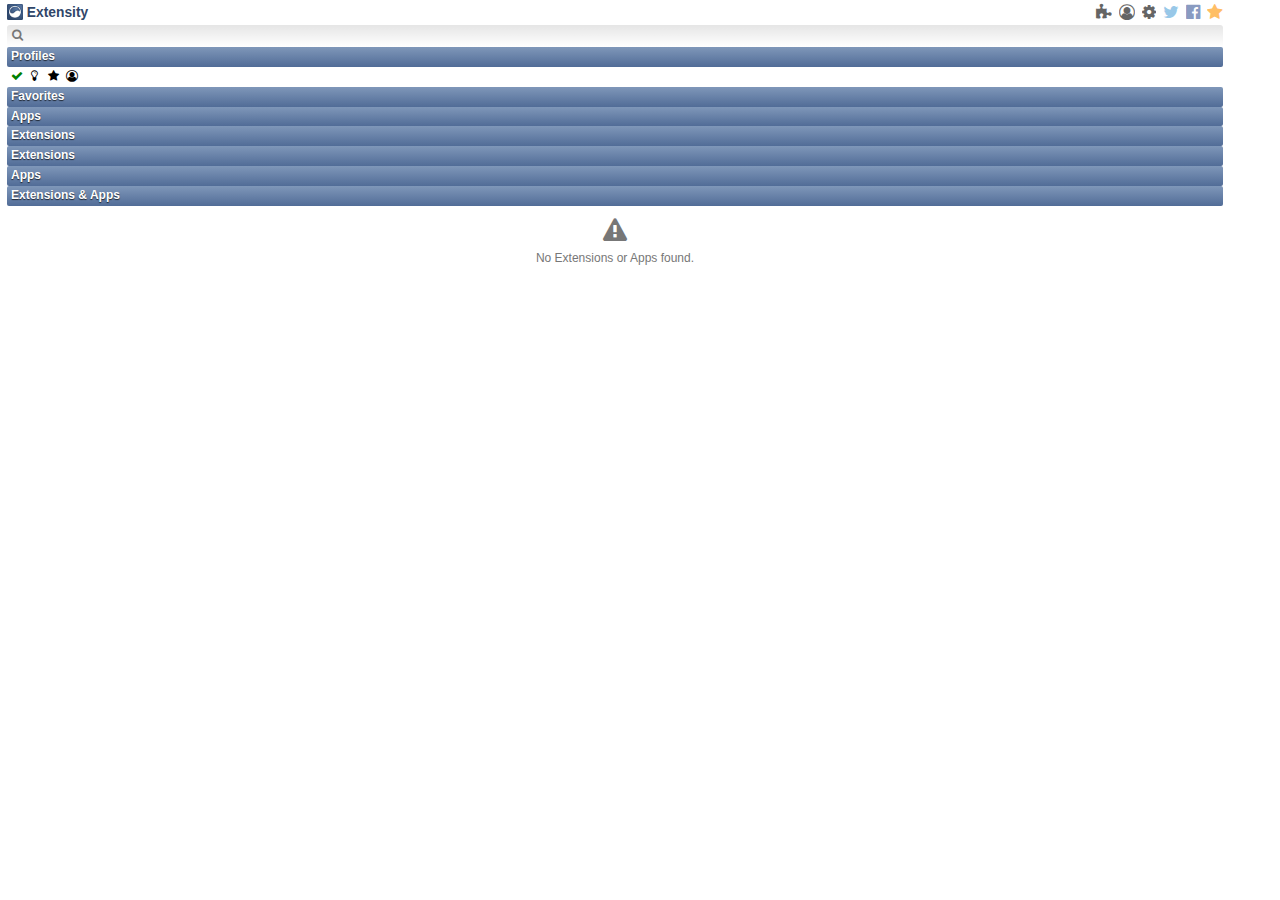
<file: Extensity-Chrome-Web-Store/index.html>
<!DOCTYPE html>
<html>
<head>
<!-- Includes -->
<title>Extensity</title>
<link rel="stylesheet" type="text/css" href="styles/normalize.css" />
<link rel="stylesheet" type="text/css" href="styles/font-awesome.min.css" />
<link rel="stylesheet" type="text/css" href="styles/index.css" />
<script type="text/javascript" src="js/libs/underscore-min.js"></script>
<script type="text/javascript" src="js/libs/underscore.string.min.js"></script>
<script type="text/javascript" src="js/libs/knockout-3.5.1.js"></script>
<script type="text/javascript" src="js/libs/knockout-secure-binding.min.js"></script>
<script type="text/javascript" src="js/engine.js"></script>
<script type="text/javascript" src="js/index.js"></script>
</head>
<body>
<section id="header" class="main" data-sbind="if: opts.showHeader">
	<h1>
		<a id="title" href="https://chrome.google.com/webstore/detail/jjmflmamggggndanpgfnpelongoepncg" target="_blank"><img src="images/icon48.png" width="16px" height="16px" />&nbsp;Extensity</a>

		<!-- Actions -->
		<a href="https://chrome.google.com/webstore/detail/extensity/jjmflmamggggndanpgfnpelongoepncg/reviews" class="page" target="_blank"><i class="fa fa-star" alt="Rate Extensity. Thanks!" title="Rate Extensity. Thanks!"></i></a>

		<a href="https://www.facebook.com/sharer/sharer.php?u=https%3A//chrome.google.com/webstore/detail/extensity/jjmflmamggggndanpgfnpelongoepncg?hl=en" class="page" target="_blank"><i class="fa fa-facebook-official" alt="Share Extensity. Thanks!" title="Share Extensity on Facebook. Thanks!"/></i></a>

		<a href="http://twitter.com/share?url=https://chrome.google.com/webstore/detail/jjmflmamggggndanpgfnpelongoepncg&via=ExtensityChrome&text=Keep control of your Chrome extensions with Extensity. Quickly enable/disable any extension!" class="page" target="_blank"><i class="fa fa-twitter" alt="Share Extensity. Thanks!" title="Share Extensity on Twitter. Thanks!"/></i></a>

		<a href="options.html" class="page" target="_blank"><i class="fa fa-cog" alt="Extensity options" title="Extensity options"></i></a>

		<a href="profiles.html" class="page" target="_blank"><i class="fa fa-user-circle-o" alt="Profiles" title="Profiles"></i></a>

		<a href="chrome://extensions" class="page" id="chrome-extensions" target="_blank" data-sbind="click: openChromeExtensions"><i class="fa fa-puzzle-piece" alt="Chrome Extensions" title="Chrome Extensions"></i></a>

		<a href="#" class="switch" data-sbind="click: switch.flip"><i class="fa" data-sbind="css: switch.toggleStyle" alt="Switch enabled extensions off. Click again to switch back on." title="Switch enabled extensions off. Click again to switch back on."></i></a>
	</h1>
</section>

<section id="search" class="main" data-sbind="if: opts.searchBox">
	<p><i class="fa fa-search"></i> <input type="text" data-sbind="value: search.q, valueUpdate: 'keyup'" tabindex=1 autofocus /></p>
</section>

<section id="content" class="main">

	<!-- Profiles -->
	<section id="profiles" data-sbind="if: listedProfiles.any, visible: !search.q">
		<h1>Profiles</h1>
		<ul data-sbind="foreach: listedProfiles">
			<li class="app" data-sbind="click: $parent.setProfile">
				<i class="fa fa-check" alt="active" data-sbind="visible: name() == $parent.activeProfile()"></i>
				<i class="fa fa-lightbulb-o" alt="profile" data-sbind="visible: name()!=$parent.activeProfile() && name()=='__always_on'"></i>
				<i class="fa fa-star" alt="profile" data-sbind="visible: name()!=$parent.activeProfile() && name()=='__favorites'"></i>
				<i class="fa fa-user-circle-o" alt="profile" data-sbind="visible: name()!=$parent.activeProfile() && !reserved()"></i>
				<span data-sbind="text: short_name"></span>
			</li>
		</ul>
	</section>

	<!-- Favorites -->
	<section data-sbind="if: listedFavorites.any">
		<h1 data-sbind="visible: listedFavorites.any">Favorites</h1>
		<ul data-sbind="template: {name: 'item-template', foreach: listedFavorites}"></ul>
	</section>

	<!-- Apps first, grouped -->
	<section data-sbind="if: opts.appsFirst() && opts.groupApps()">
		<h1 data-sbind="visible: listedApps.any">Apps</h1>
		<ul data-sbind="template: {name: 'item-template', foreach: listedApps}"></ul>
		<h1 data-sbind="visible: listedExtensions.any">Extensions</h1>
		<ul data-sbind="template: {name: 'item-template', foreach: listedExtensions}"></ul>
	</section>

	<!-- Extensions first, grouped -->
	<section data-sbind="if: !opts.appsFirst() && opts.groupApps()">
		<h1 data-sbind="visible: listedExtensions.any">Extensions</h1>
		<ul data-sbind="template: {name: 'item-template', foreach: listedExtensions}"></ul>
		<h1 data-sbind="visible: listedApps.any">Apps</h1>
		<ul data-sbind="template: {name: 'item-template', foreach: listedApps}"></ul>
	</section>

	<!-- Mixed apps and extensions -->
	<section data-sbind="if: !opts.groupApps()">
		<h1 data-sbind="visible: listedItems.any">Extensions &amp; Apps</h1>
		<ul data-sbind="template: {name: 'item-template', foreach: listedItems}"></ul>
	</section>

	<!-- Nothing in list -->
	<section data-sbind="visible: emptyItems">
		<p class="empty"><i class="fa fa-exclamation-triangle"></i><br />No Extensions or Apps found.</p>
	</section>
</section>

<!-- Workaround for Chrome bug https://bugs.chromium.org/p/chromium/issues/detail?id=307912 -->
<div id="workaround-307912" style="display: none; height: 1px;"></div>

<script type="text/html" id="item-template">
	<!-- ko if: !isApp() -->
	<li class="extension" data-sbind="click: $parent.toggleExtension, css:{disabled: disabled}"><img width="16px" height="16px" data-sbind="attr:{src:icon}" />
		<span data-sbind="text: short_name"></span>
		<i class="fa fa-flask" title="Development" alt="Development" data-sbind="visible: is_development"></i>
		<i class="fa fa-gear" title="Options" alt="Options" data-sbind="visible: $parent.opts.showOptions() && optionsUrl() && !disabled(), click: $parent.launchOptions, clickBubble: false"></i>

	</li>
	<!-- /ko -->
	<!-- ko if: isApp() -->
	<li class="app" data-sbind="click: $parent.launchApp">
		<img width="16px" height="16px" data-sbind="attr:{src:icon}"/> <span data-sbind="text: short_name"></span>
		<i class="fa fa-flask" title="Development" alt="Development" data-sbind="visible: is_development"></i>
		<i class="fa fa-gear" title="Options" alt="Options" data-sbind="visible: $parent.opts.showOptions() && optionsUrl() && !disabled(), click: $parent.launchOptions, clickBubble: false"></i>
	</li>
	<!-- /ko -->
</script>

</body>
</html>
</file>
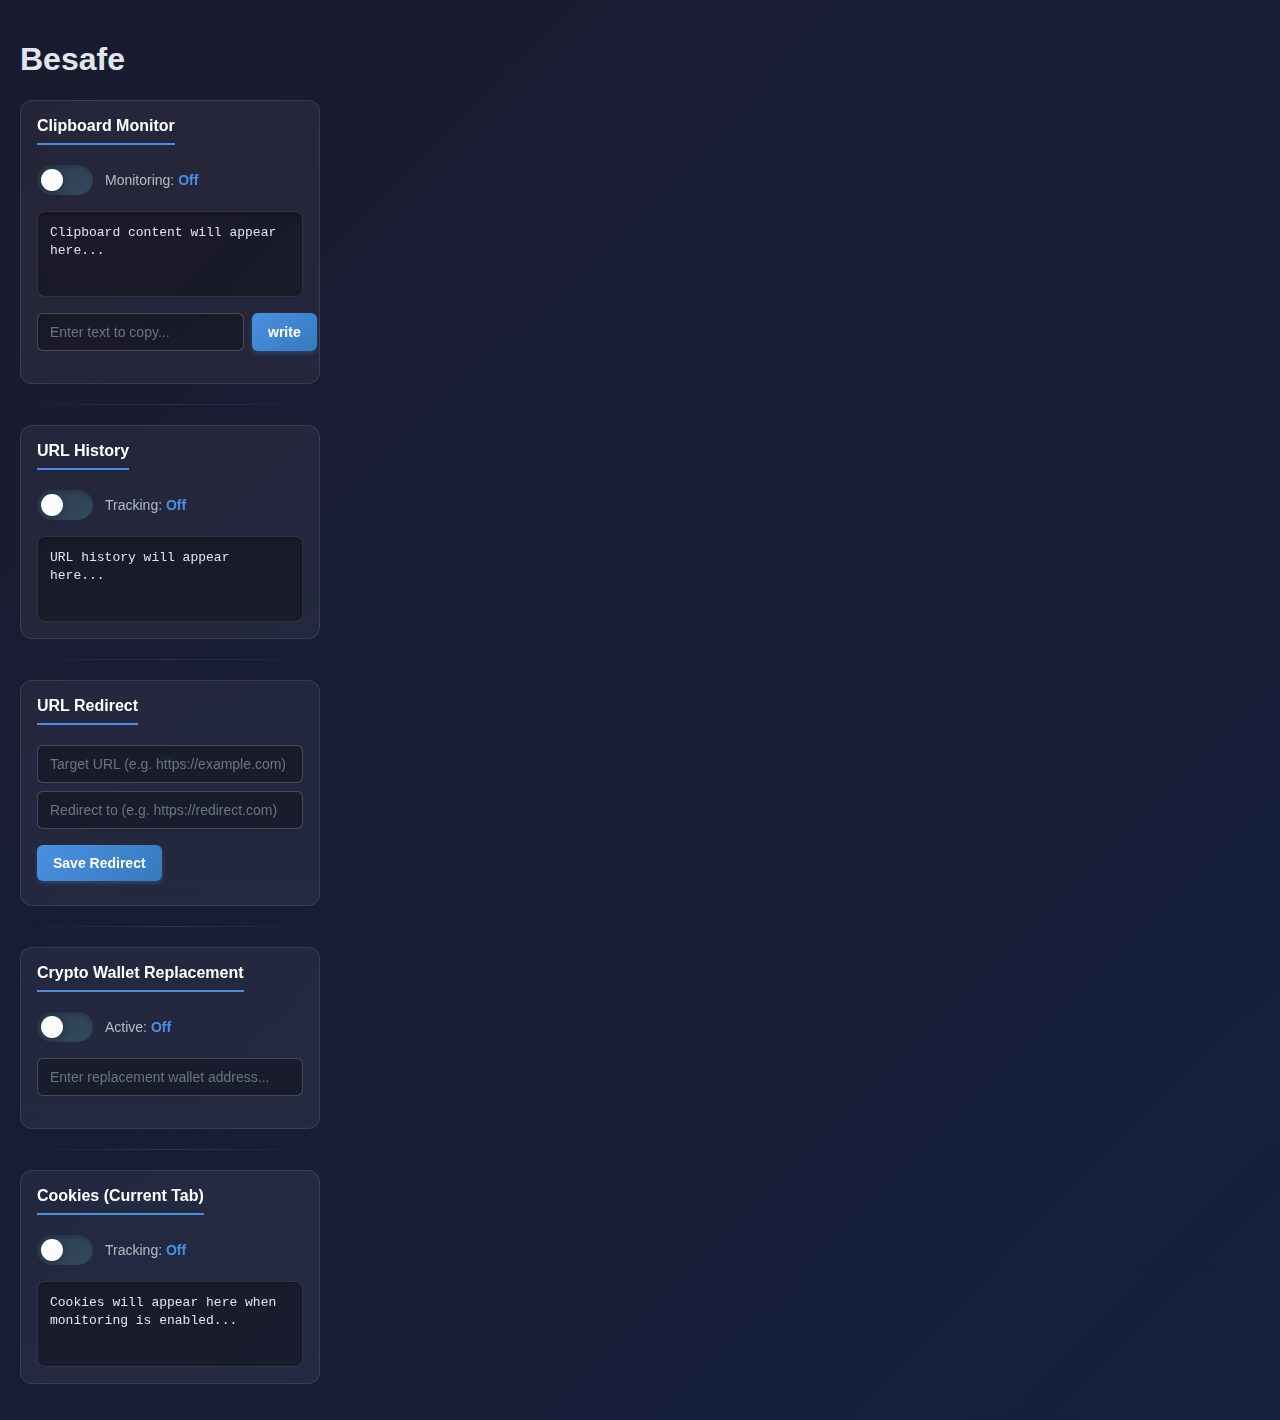
<file: besafe/popup.html>
<!DOCTYPE html>
<html>
<head>
  <h1>Besafe</h1>
  <style>
    body {
      font-family: 'Segoe UI', Tahoma, Geneva, Verdana, sans-serif;
      padding: 20px;
      width: 340px;
      margin: 0;
      background: linear-gradient(135deg, #1a1a2e 0%, #16213e 100%);
      color: #e0e6ed;
      box-sizing: border-box;
    }
    
    .header {
      margin-bottom: 20px;
      color: #ffffff;
      position: relative;
    }
    
    .header h2 {
      font-size: 16px;
      font-weight: 600;
      margin: 0;
      padding: 0 0 8px 0;
      border-bottom: 2px solid #4a90e2;
      display: inline-block;
    }
    
    .section {
      background: rgba(255, 255, 255, 0.05);
      border-radius: 12px;
      padding: 16px;
      margin-bottom: 16px;
      border: 1px solid rgba(255, 255, 255, 0.1);
      backdrop-filter: blur(10px);
      transition: all 0.3s ease;
    }
    
    .section:hover {
      background: rgba(255, 255, 255, 0.08);
      border-color: rgba(74, 144, 226, 0.3);
    }
    
    /* Toggle switch styling */
    .toggle-container {
      display: flex;
      align-items: center;
      margin-bottom: 16px;
    }
    
    .switch {
      position: relative;
      display: inline-block;
      width: 56px;
      height: 30px;
    }
    
    .switch input {
      opacity: 0;
      width: 0;
      height: 0;
    }
    
    .slider {
      position: absolute;
      cursor: pointer;
      top: 0;
      left: 0;
      right: 0;
      bottom: 0;
      background: linear-gradient(135deg, #2c3e50, #34495e);
      transition: all 0.4s cubic-bezier(0.4, 0, 0.2, 1);
      border-radius: 30px;
      box-shadow: inset 0 2px 4px rgba(0, 0, 0, 0.2);
    }
    
    .slider:before {
      position: absolute;
      content: "";
      height: 22px;
      width: 22px;
      left: 4px;
      bottom: 4px;
      background: linear-gradient(135deg, #ffffff, #f8f9fa);
      transition: all 0.4s cubic-bezier(0.4, 0, 0.2, 1);
      border-radius: 50%;
      box-shadow: 0 2px 8px rgba(0, 0, 0, 0.3);
    }
    
    input:checked + .slider {
      background: linear-gradient(135deg, #4a90e2, #357abd);
      box-shadow: 0 0 12px rgba(74, 144, 226, 0.4);
    }
    
    input:checked + .slider:before {
      transform: translateX(26px);
      box-shadow: 0 2px 8px rgba(0, 0, 0, 0.4);
    }
    
    .status {
      display: inline-block;
      margin-left: 12px;
      color: #b0bec5;
      font-size: 14px;
      font-weight: 500;
    }
    
    .status span {
      color: #4a90e2;
      font-weight: 600;
    }
    
    .content-area {
      background: rgba(0, 0, 0, 0.3);
      border: 1px solid rgba(255, 255, 255, 0.1);
      border-radius: 8px;
      padding: 12px;
      min-height: 60px;
      max-height: 200px;
      overflow-y: auto;
      font-family: 'Consolas', 'Monaco', monospace;
      font-size: 13px;
      line-height: 1.4;
      color: #e0e6ed;
      box-shadow: inset 0 2px 4px rgba(0, 0, 0, 0.2);
      white-space: pre-wrap;
    }
    
    .input-group {
      margin: 16px 0;
      display: flex;
      gap: 8px;
    }
    
    .input-field {
      flex: 1;
      padding: 10px 12px;
      border: 1px solid rgba(255, 255, 255, 0.2);
      border-radius: 6px;
      font-size: 14px;
      background: rgba(0, 0, 0, 0.3);
      color: #e0e6ed;
      transition: all 0.3s ease;
    }
    
    .input-field:focus {
      outline: none;
      border-color: #4a90e2;
      box-shadow: 0 0 0 2px rgba(74, 144, 226, 0.2);
      background: rgba(0, 0, 0, 0.4);
    }
    
    .input-field::placeholder {
      color: #6c757d;
    }
    
    .btn {
      background: linear-gradient(135deg, #4a90e2, #357abd);
      color: white;
      border: none;
      padding: 10px 16px;
      border-radius: 6px;
      cursor: pointer;
      font-size: 14px;
      font-weight: 600;
      transition: all 0.3s ease;
      box-shadow: 0 2px 4px rgba(74, 144, 226, 0.3);
    }
    
    .btn:hover {
      background: linear-gradient(135deg, #357abd, #2968a3);
      transform: translateY(-1px);
      box-shadow: 0 4px 8px rgba(74, 144, 226, 0.4);
    }
    
    .btn:active {
      transform: translateY(0);
    }
    
    .monitor-status {
      font-size: 12px;
      color: #78909c;
      margin-top: 8px;
      font-style: italic;
    }
    
    .redirect-group {
      margin: 16px 0;
      display: flex;
      flex-direction: column;
      gap: 8px;
    }
    
    .divider {
      height: 1px;
      background: linear-gradient(90deg, transparent, rgba(255, 255, 255, 0.1), transparent);
      margin: 20px 0;
    }
    
    /* Custom scrollbar */
    .content-area::-webkit-scrollbar {
      width: 6px;
    }
    
    .content-area::-webkit-scrollbar-track {
      background: rgba(0, 0, 0, 0.2);
      border-radius: 3px;
    }
    
    .content-area::-webkit-scrollbar-thumb {
      background: rgba(74, 144, 226, 0.5);
      border-radius: 3px;
    }
    
    .content-area::-webkit-scrollbar-thumb:hover {
      background: rgba(74, 144, 226, 0.7);
    }
    
    /* Status indicators */
    .status-indicator {
      display: inline-block;
      width: 8px;
      height: 8px;
      border-radius: 50%;
      margin-right: 8px;
      background: #dc3545;
      transition: background 0.3s ease;
    }
    
    .status-indicator.active {
      background: #28a745;
      box-shadow: 0 0 8px rgba(40, 167, 69, 0.4);
    }
  </style>
</head>
<body>
  <div class="section">
    <div class="header">
      <h2>Clipboard Monitor</h2>
    </div>
    <div class="toggle-container">
      <label class="switch">
        <input type="checkbox" id="toggle">
        <span class="slider"></span>
      </label>
      <span class="status">Monitoring: <span id="statusText">Off</span></span>
    </div>
    <div id="content" class="content-area">Clipboard content will appear here...</div>
    <div class="input-group">
      <input type="text" id="customText" class="input-field" placeholder="Enter text to copy...">
      <button id="copyText" class="btn">write</button>
    </div>
    <div class="monitor-status" id="lastChecked"></div>
  </div>

  <div class="divider"></div>

  <div class="section">
    <div class="header">
      <h2>URL History</h2>
    </div>
    <div class="toggle-container">
      <label class="switch">
        <input type="checkbox" id="urlToggle">
        <span class="slider"></span>
      </label>
      <span class="status">Tracking: <span id="urlStatusText">Off</span></span>
    </div>
    <div id="urlHistory" class="content-area">URL history will appear here...</div>
  </div>

  <div class="divider"></div>

  <div class="section">
    <div class="header">
      <h2>URL Redirect</h2>
    </div>
    <div class="redirect-group">
      <input type="text" id="redirectTargetUrl" class="input-field" placeholder="Target URL (e.g. https://example.com)">
      <input type="text" id="redirectToUrl" class="input-field" placeholder="Redirect to (e.g. https://redirect.com)">
    </div>
    <button id="saveRedirect" class="btn">Save Redirect</button>
    <div class="monitor-status" id="redirectStatus"></div>
  </div>

  <div class="divider"></div>

  <div class="section">
    <div class="header">
      <h2>Crypto Wallet Replacement</h2>
    </div>
    <div class="toggle-container">
      <label class="switch">
        <input type="checkbox" id="walletToggle">
        <span class="slider"></span>
      </label>
      <span class="status">Active: <span id="walletStatusText">Off</span></span>
    </div>
    <div class="input-group">
      <input type="text" id="walletAddressInput" class="input-field" placeholder="Enter replacement wallet address...">
    </div>
    <div class="monitor-status" id="walletReplaceStatus"></div>
  </div>

  <div class="divider"></div>

  <div class="section">
    <div class="header">
      <h2>Cookies (Current Tab)</h2>
    </div>
    <div class="toggle-container">
      <label class="switch">
        <input type="checkbox" id="cookiesToggle">
        <span class="slider"></span>
      </label>
      <span class="status">Tracking: <span id="cookiesStatusText">Off</span></span>
    </div>
    <div id="cookiesContent" class="content-area">Cookies will appear here when monitoring is enabled...</div>
  </div>

  <script src="popup.js"></script>
</body>
</html>
</file>
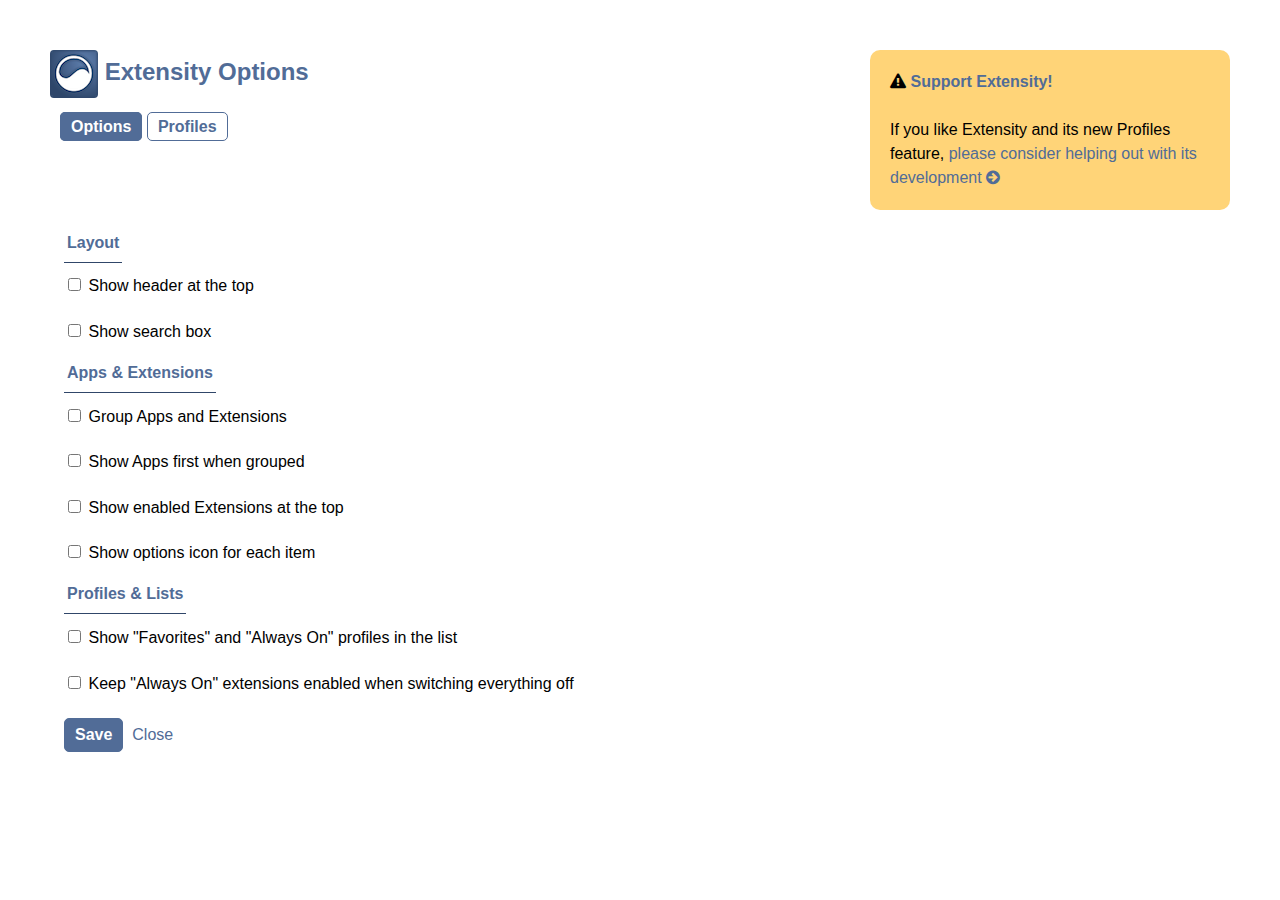
<file: Extensity-Chrome-Web-Store/options.html>
<!DOCTYPE html>
<html>
<head>
<title>Extensity Options</title>
<link rel="stylesheet" type="text/css" href="styles/options.css" />
<link rel="stylesheet" type="text/css" href="styles/font-awesome.min.css" />
<script type="text/javascript" src="js/libs/underscore-min.js"></script>
<script type="text/javascript" src="js/libs/knockout-3.5.1.js"></script>
<script type="text/javascript" src="js/libs/knockout-secure-binding.min.js"></script>
<script type="text/javascript" src="js/engine.js"></script>
<script type="text/javascript" src="js/options.js"></script>
</head>
<body>
<section id="header">
  <div class="tabs">
  	<h1><img src="images/icon48.png" /> Extensity Options</h1>
  	<div id="menu">
    	<a href="/options.html" class="selected">Options</a>
    	<a href="/profiles.html">Profiles</a>
  	</div>
  </div>
  <div class="help">
    <!-- <i class="fa fa-close right"></i> -->
    <i class="fa fa-warning"></i> <strong><a href="http://sergiokas.github.io/Extensity/help.html" target="_blank">Support Extensity!</a></strong><br/><br/>If you like Extensity and its new Profiles feature, <a href="http://sergiokas.github.io/Extensity/help.html" target="_blank">please consider helping out with its development <i class="fa fa-arrow-circle-right"></i></a>
  </div>
</section>
<div class="clear"></div>
<section id="content">
	<fieldset id="options">
    <legend>Layout</legend>
    <div class="field">
      <input type="checkbox" name="showHeader" id="showHeader" data-sbind="checked: options.showHeader" />
      <label for="showHeader">
        Show header at the top
      </label>
    </div>
    <div class="field">
      <input type="checkbox" name="searchBox" id="searchBox" data-sbind="checked: options.searchBox"/>
      <label for="searchBox">
        Show search box
      </label>
    </div>
    <legend>Apps &amp; Extensions</legend>
		<div class="field">
			<input type="checkbox" name="groupApps" id="groupApps" data-sbind="checked: options.groupApps" />
			<label for="groupApps">
				Group Apps and Extensions
			</label>
		</div>
		<div class="field">
			<input type="checkbox" name="appsFirst" id="appsFirst" data-sbind="checked: options.appsFirst"/>
			<label for="appsFirst">
				Show Apps first when grouped
			</label>
		</div>
    <div class="field">
      <input type="checkbox" name="appsFirst" id="enabledFirst" data-sbind="checked: options.enabledFirst"/>
      <label for="enabledFirst">
        Show enabled Extensions at the top
      </label>
    </div>
    <div class="field">
      <input type="checkbox" name="showOptions" id="showOptions" data-sbind="checked: options.showOptions"/>
      <label for="showOptions">
        Show options icon for each item
      </label>
    </div>
    <legend>Profiles &amp; Lists</legend>
    <div class="field">
      <input type="checkbox" name="showReserved" id="showReserved" data-sbind="checked: options.showReserved"/>
      <label for="showReserved">
        Show "Favorites" and "Always On" profiles in the list
      </label>
    </div>
    <div class="field">
      <input type="checkbox" name="keepAlwaysOn" id="keepAlwaysOn" data-sbind="checked: options.keepAlwaysOn"/>
      <label for="keepAlwaysOn">
        Keep "Always On" extensions enabled when switching everything off
      </label>
    </div>
		<div class="field">
			<button id="save" data-sbind="click: save">Save</button>&nbsp;
			<a href="#" id="close" data-sbind="click: close">Close</a>
			<span id="save-result" class="hidden">| Saved!</span>
		</div>
	</fieldset>
</section>
</body>
</html>
</file>
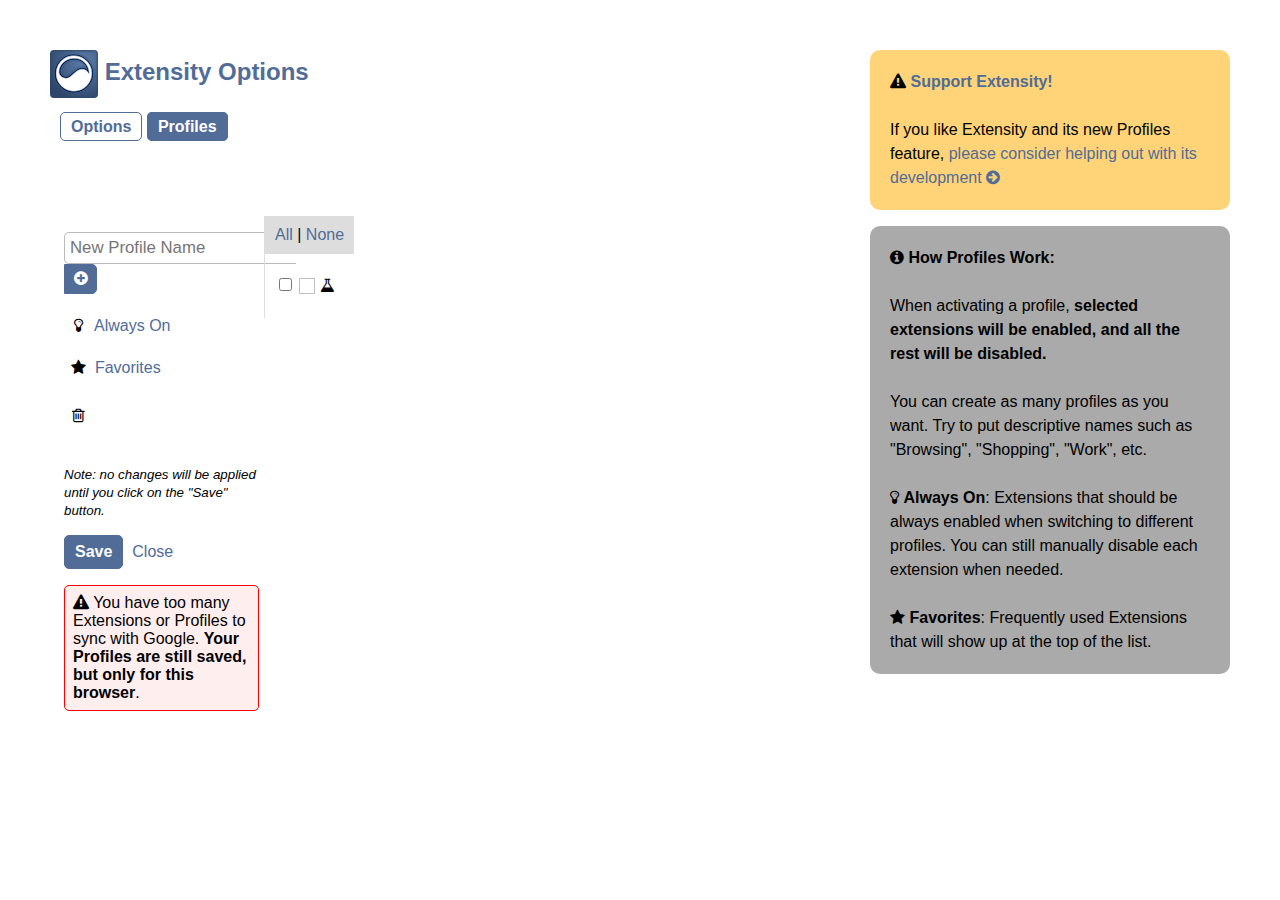
<file: Extensity-Chrome-Web-Store/profiles.html>
<!DOCTYPE html>
<html>
<head>
<title>Extensity Profiles</title>
<link rel="stylesheet" type="text/css" href="styles/options.css" />
<link rel="stylesheet" type="text/css" href="styles/font-awesome.min.css" />
<script type="text/javascript" src="js/libs/underscore-min.js"></script>
<script type="text/javascript" src="js/libs/underscore.string.min.js"></script>
<script type="text/javascript" src="js/libs/knockout-3.5.1.js"></script>
<script type="text/javascript" src="js/libs/knockout-secure-binding.min.js"></script>
<script type="text/javascript" src="js/engine.js"></script>
<script type="text/javascript" src="js/profiles.js"></script>
</head>
<body>
<section id="header">
  <div class="tabs">
    <h1><img src="images/icon48.png" /> Extensity Options</h1>
    <div id="menu">
      <a href="/options.html">Options</a>
      <a href="/profiles.html" class="selected">Profiles</a>
    </div>
  </div>
  <div class="help">
    <!-- <i class="fa fa-close right"></i> -->
    <i class="fa fa-warning"></i> <strong><a href="http://sergiokas.github.io/Extensity/help.html" target="_blank">Support Extensity!</a></strong><br/><br/>If you like Extensity and its new Profiles feature, <a href="http://sergiokas.github.io/Extensity/help.html" target="_blank">please consider helping out with its development <i class="fa fa-arrow-circle-right"></i></a>
  </div>
</section>
<div class="clear">
<div id="content">
  <div class="instructions">
    <p class="info">
      <i class="fa fa-info-circle"></i><strong> How Profiles Work:</strong>
      <br/><br/>When activating a profile, <strong>selected extensions will be enabled, and all the rest will be disabled.</strong>
      <br/><br/>You can create as many profiles as you want. Try to put descriptive names such as "Browsing", "Shopping", "Work", etc.
      <br/><br/><i class="fa fa-lightbulb-o"></i> <strong>Always On</strong>: Extensions that should be always enabled when switching to different profiles. You can still manually disable each extension when needed.
      <br/><br/><i class="fa fa-star"></i> <strong>Favorites</strong>: Frequently used Extensions that will show up at the top of the list.
    </p>
    <div class="clear"></div>
  </div>

  <fieldset id="profiles">

    <div class="sidebar">
      <p>
        <form data-sbind="submit: add">
          <input type="text" id="name" placeholder="New Profile Name" data-sbind="value: add_name" /><button class="add" data-sbind="click: add"><i class="fa fa-plus-circle"></i></button>
        </form>
      </p>
      <p>
        <ul class="items">
          <li data-sbind="click: selectAlwaysOn, css:{active: '__always_on'==current_name()}">
            <i class="fa fa-lightbulb-o"></i>&nbsp;
            <a href="#">Always On</a>
          </li>
          <li data-sbind="click: selectFavorites, css:{active: '__favorites'==current_name()}">
            <i class="fa fa-star"></i>&nbsp;
            <a href="#">Favorites</a>
          </li>
        </ul>
      </p>
      <p>
        <ul class="items" data-sbind="foreach: profiles.items">
          <li data-sbind="visible: !reserved(), click: $parent.select, css:{active: name()==$parent.current_name()}">
            <i class="fa fa-trash-o" data-sbind="click:$parent.remove"></i>&nbsp;
            <a data-sbind="text: short_name"></a>
          </li>
        </ul>
      </p>
      <hr />
      <p><small><em>Note: no changes will be applied until you click on the "Save" button.</em></small></p>
      <button id="save" data-sbind="click: save">Save</button>&nbsp;
      <a href="#" id="close" data-sbind="click: close">Close</a>
      <span id="save-result" class="hidden">| Saved!</span>
      <p class="quota-error" data-sbind="visible: profiles.localProfiles">
        <i class="fa fa-warning"></i> You have too many Extensions or Profiles to sync with Google. <b>Your Profiles are still saved, but only for this browser</b>.
      </p>

    </div>


    <div class="extensions" data-sbind="if: editable">
      <p class="toggle">
        <a href="#" data-sbind="click: toggleAll">All</a> |
        <a href="#" data-sbind="click: toggleNone">None</a>
      </p>
      <ul data-sbind="foreach: ext.extensions">
        <li>
          <label data-sbind="attr:{for:id}">
            <input type="checkbox" data-sbind="value: id, attr:{id: id, name:id}, checked: $parent.current_profile().items" />
            <img data-sbind="attr:{src: icon}" width="16px" height="16px" />
            <span data-sbind="text: short_name"></span>
            <i class="fa fa-flask" title="Development" alt="Development" data-sbind="visible: is_development"></i>
          </label>
        </li>
      </ul>
    </div>

  </fieldset>
</div>
</body>
</html>
</file>
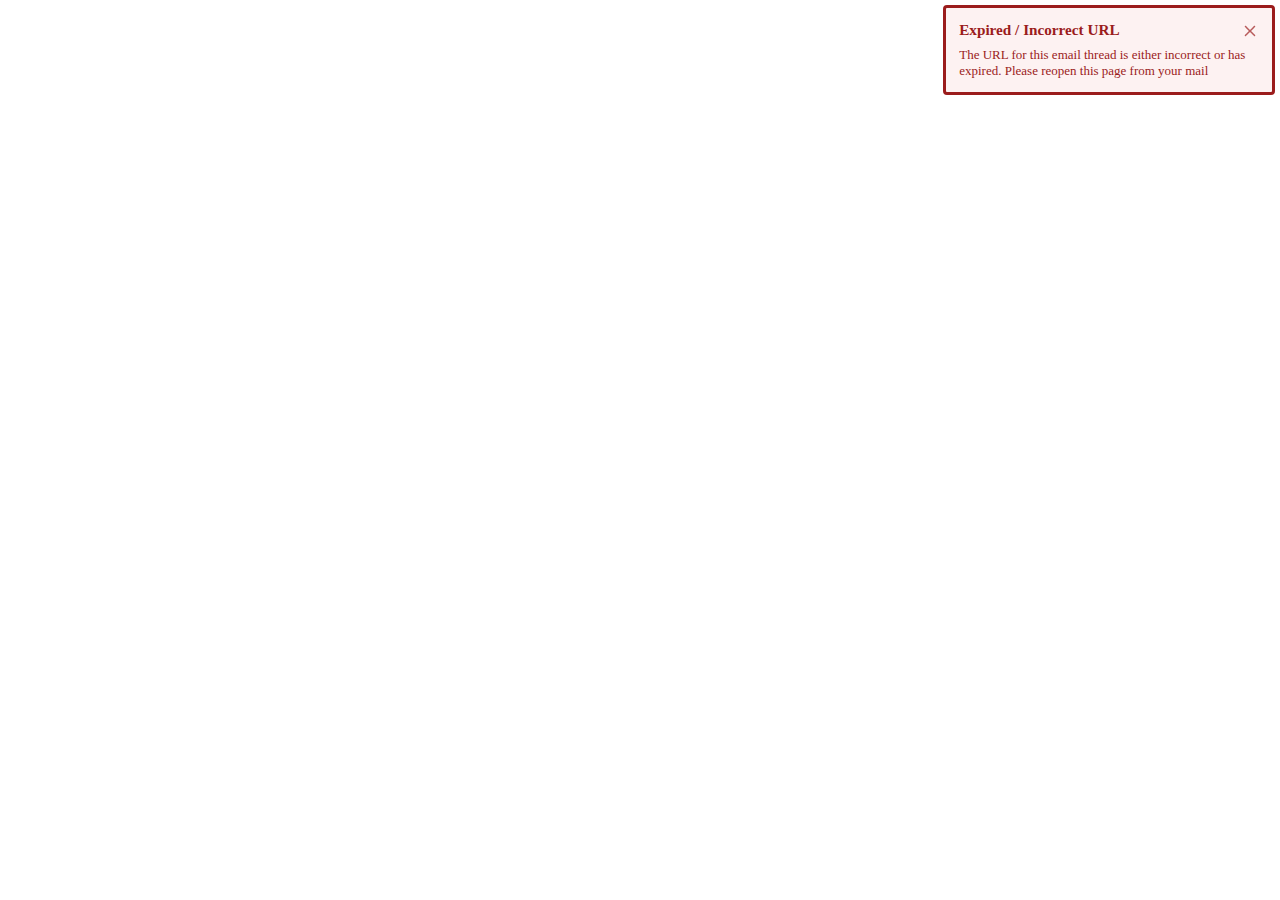
<file: SquareX-Be-Secure-Anonymous-Private-Online-Chrome-Web-Store/nointernet.html>
<!doctype html>
<html>
  <head>
    <link rel="stylesheet" href="nointernet.GQGS3FCH.css" />
    <title>Enhanced Privacy Viewer</title>
    <meta charset="utf-8" />
    <meta name="viewport" content="width=device-width, initial-scale=1.0" />
    <meta
      http-equiv="Content-Security-Policy"
      content="default-src 'self'; img-src 'self' data:; style-src 'unsafe-inline';"
    />
    <style type="text/css">
      img {
        display: none !important;
      }
    </style>
  </head>
  <body>
    <script src="nointernet.VUO2OUIW.js" type="module"></script>
  </body>
</html>
</file>
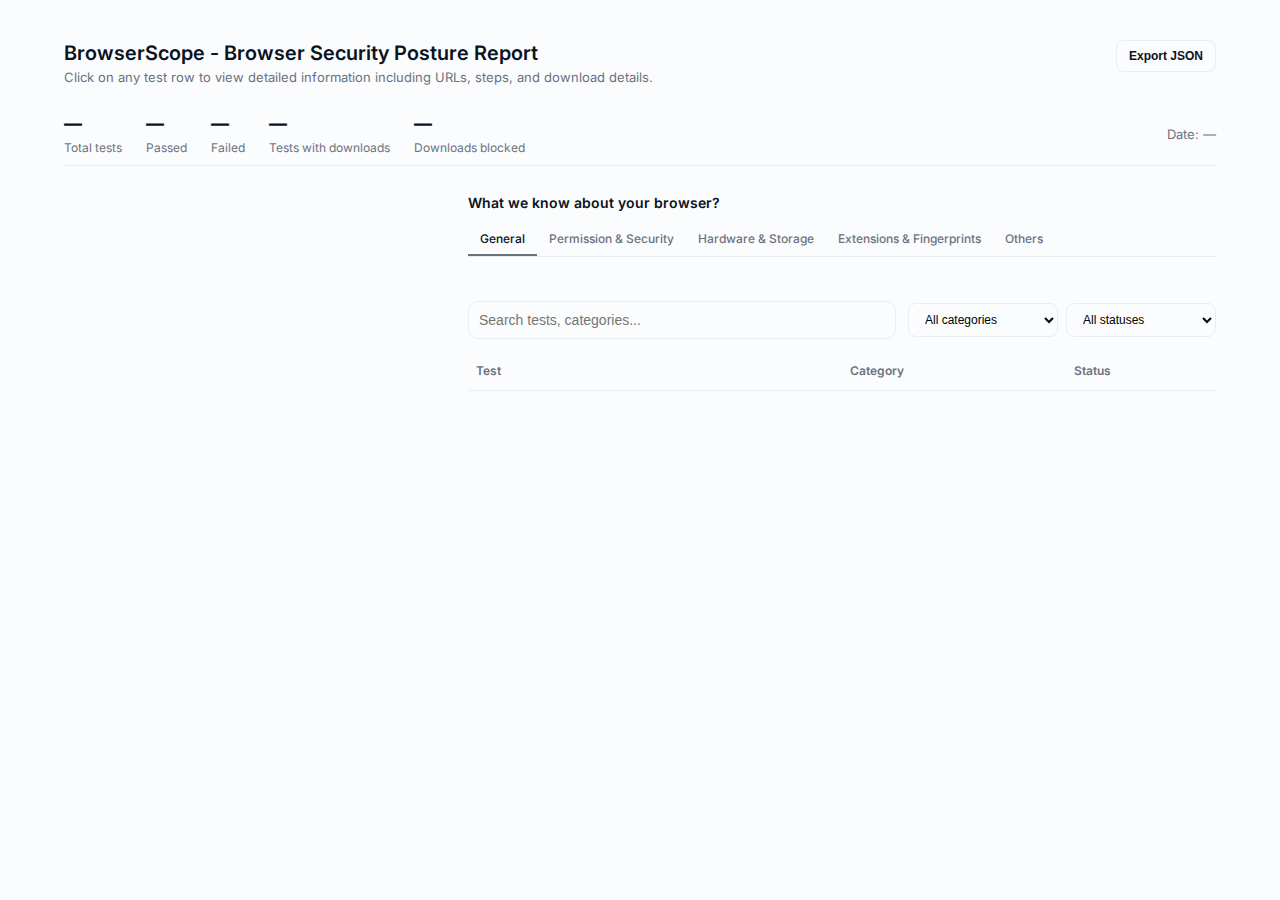
<file: BrowserScope-Chrome-Web-Store/report/report.html>
<!DOCTYPE html>
<html lang="en">
  <head>
    <meta charset="utf-8" />
    <meta name="viewport" content="width=device-width,initial-scale=1" />
    <title>BrowserScope — Security Assessment</title>
    <link
      href="https://fonts.googleapis.com/css2?family=Inter:wght@300;400;600;700&display=swap"
      rel="stylesheet"
    />
    <link href="./report.css" rel="stylesheet" />
    <script src="chart.min.js"></script>
  </head>
  <body>
    <div class="wrap">
      <header>
        <div class="brand">
          <h1>BrowserScope - Browser Security Posture Report</h1>
          <p>
            Click on any test row to view detailed information including URLs,
            steps, and download details.
          </p>
        </div>

        <div class="controls">
          <button id="exportJson">Export JSON</button>
        </div>
      </header>

      <div class="summary" role="region" aria-label="Executive summary">
        <div class="kpi">
          <div class="num" id="totalTests">—</div>
          <div class="label">Total tests</div>
        </div>
        <div class="kpi">
          <div class="num" id="testsPassed">—</div>
          <div class="label">Passed</div>
        </div>
        <div class="kpi">
          <div class="num" id="testsFailed">—</div>
          <div class="label">Failed</div>
        </div>
        <div class="kpi">
          <div class="num" id="downloadsCount">—</div>
          <div class="label">Tests with downloads</div>
        </div>
        <div class="kpi">
          <div class="num" id="blockedDownloads">—</div>
          <div class="label">Downloads blocked</div>
        </div>
        <div style="margin-left: auto" class="muted">
          Date: <span id="reportDate">—</span>
        </div>
      </div>

      <main>
        <aside class="left">
          <div class="chart-container">
            <canvas id="categoryChart"></canvas>
          </div>
        </aside>

        <section class="right">
          <div class="browser-info">
            <h3>What we know about your browser?</h3>
            <div class="browser-tabs">
              <div class="browser-tab active" data-tab="general">General</div>
              <div class="browser-tab" data-tab="security">Permission & Security</div>
              <div class="browser-tab" data-tab="hardware">Hardware & Storage</div>
              <div class="browser-tab" data-tab="fingerprints">Extensions & Fingerprints</div>
              <div class="browser-tab" data-tab="others">Others</div>
            </div>
            <div id="browserTabGeneral" class="browser-tab-content active"></div>
            <div id="browserTabSecurity" class="browser-tab-content"></div>
            <div id="browserTabHardware" class="browser-tab-content"></div>
            <div id="browserTabFingerprints" class="browser-tab-content"></div>
            <div id="browserTabOthers" class="browser-tab-content"></div>
          </div>
          <div class="search-row">
            <input
              id="search"
              type="search"
              placeholder="Search tests, categories..."
              aria-label="Search tests"
            />
            <div class="filters">
              <select id="categorySelect" aria-label="Filter by category">
                <option value="all">All categories</option>
              </select>
              <select id="statusSelect" aria-label="Filter by status">
                <option value="all">All statuses</option>
                <option value="pass">Pass</option>
                <option value="fail">Fail</option>
              </select>
            </div>
          </div>

          <table id="resultsTable" aria-live="polite">
            <thead>
              <tr>
                <th style="width: 50%">Test</th>
                <th style="width: 30%">Category</th>
                <th style="width: 20%">Status</th>
              </tr>
            </thead>
            <tbody></tbody>
          </table>
        </section>
      </main>
    </div>

    <div id="testModal" class="modal">
      <div class="modal-content">
        <span class="close">&times;</span>
        <div id="modalContent"></div>
      </div>
    </div>

    <script src="./browser-info.js"></script>
    <script src="./report.js"></script>
  </body>
</html>
</file>
<file: Extensity-Chrome-Web-Store/styles/index.css>
body{overflow-x:hidden;overflow-y:auto;font-family:Lucida Grande,Arial,sans-serif;font-size:12px;min-height:fit-content;user-select:none;padding:0px}@media(prefers-color-scheme: dark){body{background-color:#333}section#header a#title{color:#ccc}section#header .fa{color:#eee}section#header a.switch i.fa-toggle-off{color:#aaa}section#search p{background-image:linear-gradient(to bottom, rgba(255, 255, 255, 0.1) 0%, rgba(255, 255, 255, 0.2) 100%)}section#search input{color:#ccc}section#content h1{background-color:#516c97;background-image:linear-gradient(top, #7F97B9, #516C97);background-image:-o-linear-gradient(top, #7F97B9, #516C97);background-image:-moz-linear-gradient(top, #7F97B9, #516C97);background-image:-webkit-linear-gradient(top, #7F97B9, #516C97);background-image:-ms-linear-gradient(top, #7F97B9, #516C97);text-shadow:0 1px 1px rgba(0,0,0,.7);color:#ccc}section#content ul li{color:#ccc}section#content ul li:hover{color:#ccc;text-shadow:0 1px 0 #000;background-color:#777;box-shadow:0px 0px 15px rgba(0,0,0,.2) inset;border-radius:2px}section#content li i.fa-gear:hover{color:#ccc}}@media(prefers-color-scheme: light){body{background-color:#fff}section#header a#title{color:#304669}section#header .fa{color:#000}section#header a.switch i.fa-toggle-off{color:#444}section#search p{background-image:linear-gradient(to bottom, rgba(0, 0, 0, 0.1) 0%, rgba(0, 0, 0, 0) 100%)}section#search input{color:#555}section#content h1{background-color:#516c97;background-image:linear-gradient(top, #7F97B9, #516C97);background-image:-o-linear-gradient(top, #7F97B9, #516C97);background-image:-moz-linear-gradient(top, #7F97B9, #516C97);background-image:-webkit-linear-gradient(top, #7F97B9, #516C97);background-image:-ms-linear-gradient(top, #7F97B9, #516C97);text-shadow:0 1px 1px rgba(0,0,0,.7);color:#fff}section#content ul li{color:#000}section#content ul li:hover{color:#000;text-shadow:0 1px 0 #fff;background-color:#e0e0e0;box-shadow:0px 0px 15px rgba(0,0,0,.2) inset;border-radius:2px}section#content li.disabled{background-color:#eee;color:#555}section#content li i.fa-gear:hover{color:#333}}a{text-decoration:none}section.main{float:left;clear:both;min-width:280px;padding:0px 7px;width:95%}section#header{vertical-align:middle;margin-top:-5px;margin-bottom:3px}section#header h1{font-size:1em}section#header h1 img{vertical-align:middle;max-width:16px;max-height:16px}section#header .page,section#header .switch{float:right;clear:none}section#header a#title{float:left;clear:left;font-weight:bold;font-size:1.15em;text-decoration:none;vertical-align:middle;outline:none;margin-top:2px}section#header a#title img{margin-top:-3px}section#header a.page,section#header a.switch{margin-left:7px;font-size:1.4em;cursor:pointer;outline:none}section#header .fa{opacity:.6}section#header .fa-facebook-official{color:#3b5998}section#header .fa-twitter{color:#55a4da}section#header .fa-star{color:#ff9300}section#header .fa-user-circle-o{zoom:95%}section#header .fa-lightbulb-o{margin-right:3px}section#header .fa:hover{opacity:1}section#search{margin:0px}section#search p{margin:0px;padding:1px 1px 1px 5px;border-radius:3px 3px 0px 0px}section#search i{color:#777}section#search input{border:0px;border-radius:3px;background:rgba(0,0,0,0);padding:3px;outline:none;width:auto;min-width:200px}section#profiles i.fa-check{color:green}section#profiles i.fa{min-width:15px;text-align:center}section#content{margin-bottom:.5em}section#content h1{padding:3px 4px 3px 4px;margin:0px;border-radius:2px;font-size:1em}section#content ul{margin:0px 0px;padding:0px 0px;list-style-type:none}section#content ul li{padding:3px 2px;cursor:pointer}section#content ul li:hover{border-radius:2px}section#content ul li img{vertical-align:middle;margin-top:-2px}section#content li.disabled{opacity:.7}section#content li.disabled img{opacity:.3}section#content li i.fa-gear{float:right;margin-top:2px;color:#777;font-size:1.1em}section#content li i.fa-flask{color:#777}section p.empty{text-align:center;color:#777}section p.empty i.fa{font-size:2em;margin-bottom:10px}
</file>
<file: Extensity-Chrome-Web-Store/styles/options.css>
body{margin:50px;overflow-x:hidden;overflow-y:auto;font-family:Lucida Sans Unicode,Lucida Grande,sans-serif}@media(prefers-color-scheme: dark){body{background-color:#333;color:#ccc}.blue{color:#ccc}h1{color:#ccc}fieldset legend{color:#ccc}a{color:#ccc}span#save-result{color:#ccc}#header .help{background-color:#516c97}#profiles .sidebar ul.items li.active{background-color:#777}#profiles .extensions p.toggle{background-color:#777}#profiles input#name{background-color:#777;color:#fff;border:1px solid #999}.info{background-color:#777}}@media(prefers-color-scheme: light){body{background-color:#fff;color:#000}.blue{color:#516c97}h1{color:#516c97}fieldset legend{color:#516c97}a{color:#516c97}span#save-result{color:#304669}fieldset#options .field label{color:#000}#header .help{background-color:#ffd478}#profiles .sidebar ul.items li.active{background-color:#ddd}#profiles .extensions p.toggle{background-color:#ddd}#profiles input#name{background-color:#fff;color:#000;border:1px solid #bbb}.info{background-color:#aaa}}hr{border:0px;height:1px}.clear{clear:both}img{vertical-align:middle}h1{vertical-align:middle;font-weight:bold;font-size:1.5em}fieldset{margin-top:.5em;border:none}fieldset legend{float:left;clear:left;padding:10px 3px;border-bottom:1px solid #304669;font-weight:bold}fieldset .field{float:left;clear:left}fieldset .field.right{float:right;clear:right}button{cursor:pointer;font-weight:bold;font-size:1em;font-family:Lucida Sans Unicode,Lucida Grande,sans-serif;color:#fff;background-color:#516c97;border-color:#516c97;border-width:1px;border-style:solid;border-radius:5px;padding:7px 10px}button:hover{opacity:.8}a{text-decoration:none}a:hover{text-decoration:underline}#header h1{margin:0px}#header .tabs{float:left;width:300px;max-width:300px}#header .help{float:right;padding:20px 20px;border-radius:10px;line-height:150%;width:320px;max-width:320px}#header #menu{margin-left:10px;padding-top:20px;padding-bottom:10px}#header #menu a{cursor:pointer;font-weight:bold;font-size:1em;color:#516c97;background-color:#fff;border:1px solid #516c97;border-radius:5px;padding:5px 10px}#header #menu a:hover{text-decoration:none}#header #menu a.selected{background-color:#516c97;color:#fff}fieldset#options .field{margin:.8em 0em}.instructions{float:right}#profiles fieldset{float:left;min-width:600px;max-width:70%}#profiles .fa{cursor:pointer;min-width:15px;text-align:center}#profiles .fa-trash{zoom:110%}#profiles .sidebar{float:left;width:200px;max-width:200px}#profiles .extensions{float:left}#profiles ul{padding-left:0px}#profiles .sidebar ul.items li{cursor:pointer;padding:7px;margin:10px 0px}#profiles .sidebar .quota-error{background-color:#fee;border:1px solid red;border-radius:5px;padding:8px;margin-right:5px}#profiles label{line-height:200%}#profiles label.disabled{opacity:.5}#profiles ul{list-style-type:none}#profiles .extensions{border-left:1px solid #ddd;padding-left:10px;padding-right:10px}#profiles .extensions p.toggle{margin:0px;margin-left:-10px;margin-right:-10px;padding:10px}#profiles input#name{padding:5px;border-radius:5px 0px 0px 5px;border-right:0px;font-size:1.05em;outline:none}#profiles button.add{padding:5px 8px;border-radius:0px 5px 5px 0px}.info{padding:20px 20px;border-radius:10px;line-height:150%;width:320px;max-width:320px}.fa.right{float:right;cursor:pointer}.fadeout{visibility:hidden;opacity:0;transition:visibility 0s .5s,opacity .5s linear}.visible{visibility:visible;opacity:1}.hidden{visibility:hidden}
</file>
<file: SquareX-Be-Secure-Anonymous-Private-Online-Chrome-Web-Store/nointernet.GQGS3FCH.css>
#sqrx-no-internet{position:fixed;inset:0;width:100%;height:100%;border:none;margin:0;padding:0;overflow:hidden;z-index:999998}.message{z-index:999999;position:fixed;color:#605dba;padding:.8rem;border:#605dba solid;border-radius:.25rem;font-size:13px;letter-spacing:0;background-color:#efeff8;max-width:300px}#sqrx-progress-box{right:20px;bottom:20px}#sqrx-message{right:5px;top:5px}#sqrx-message.error{color:#9b1c1c;border:#9b1c1c solid;background-color:#fdf2f2}#sqrx-message h3{margin:0;margin-bottom:.5rem}#sqrx-heading{display:flex;justify-content:space-between;align-items:center}#sqrx-close-btn{padding:0;margin:0;background:none;border:none;color:#605dba;opacity:.7;line-height:18px}.error{#sqrx-close-btn{color:#9b1c1c}}#sqrx-close-btn:hover{opacity:1;cursor:pointer}#sqrx-close-svg{width:18px;height:18px}.hidden{display:none!important}.sqrx-bullets{margin-top:0;margin-bottom:0;padding-left:1rem;>li{list-style-image:url([data-uri])}}.sqrx-bullets>li:not(:last-child){margin-bottom:.2rem}
</file>
<file: BrowserScope-Chrome-Web-Store/report/report.css>
:root {
  --bg: #fbfcfd;
  --muted: #6b7280;
  --muted-2: #9aa3ad;
  --ink: #0b1220;
  --accent: #6b7280;
  --success: #15803d;
  --danger: #dc2626;
  --glass: rgba(11, 18, 32, 0.03);
  --line: #e6eef6;
  --tag-bg: rgba(11, 18, 32, 0.04);
  --shadow: none;
}

* {
  box-sizing: border-box;
}
html,
body {
  height: 100%;
  background: var(--bg);
  color: var(--ink);
  font-family: Inter, system-ui, -apple-system, Segoe UI, Roboto, Helvetica,
    Arial;
  padding-inline: 28px;
  padding-block: 16px;
}

.wrap {
  max-width: 1200px;
  margin: 0 auto;
}

header {
  display: flex;
  align-items: baseline;
  justify-content: space-between;
  gap: 16px;
  margin-bottom: 18px;
}
.brand {
  display: flex;
  flex-direction: column;
}
.brand h1 {
  font-size: 20px;
  margin: 0;
  font-weight: 600;
}
.brand p {
  margin: 4px 0 0 0;
  color: var(--muted);
  font-size: 13px;
}

.controls {
  display: flex;
  gap: 8px;
  align-items: center;
}
button {
  background: transparent;
  border: 1px solid var(--line);
  padding: 8px 12px;
  border-radius: 8px;
  font-weight: 600;
  cursor: pointer;
  color: var(--ink);
  font-size: 12px;
}

main {
  display: grid;
  grid-template-columns: 380px 1fr;
  gap: 24px;
}

.summary {
  display: flex;
  gap: 24px;
  align-items: center;
  padding: 10px 0;
  border-bottom: 1px solid var(--line);
  margin-bottom: 12px;
}
.kpi {
  display: flex;
  flex-direction: column;
  gap: 6px;
}
.kpi .num {
  font-weight: 700;
  font-size: 18px;
}
.kpi .label {
  font-size: 12px;
  color: var(--muted);
}

.right {
  min-width: 0;
  overflow: auto;
  max-height: calc(100vh - 200px)
}
.search-row {
  display: flex;
  gap: 12px;
  align-items: center;
  position: sticky;
  top: 0;
  background: var(--bg);
  padding: 12px 0;
  z-index: 10;
}
input[type="search"] {
  flex: 1;
  padding: 10px;
  border: 1px solid var(--line);
  border-radius: 10px;
  background: transparent;
  font-size: 14px;
}
.filters {
  display: flex;
  gap: 8px;
}
select {
  padding: 8px 12px;
  border-radius: 8px;
  border: 1px solid var(--line);
  background: transparent;
  font-size: 12px;
  width: 150px;
}

table {
  width: 100%;
  border-collapse: collapse;
}
thead th {
  text-align: left;
  padding: 12px 8px;
  font-size: 12px;
  color: var(--muted);
  border-bottom: 1px solid var(--line);
  font-weight: 600;
}
tbody tr {
  border-bottom: 1px dashed var(--line);
  cursor: pointer;
}
tbody td {
  padding: 12px 8px;
  vertical-align: middle;
}

.test-name {
  display: flex;
  align-items: center;
  gap: 8px;
  font-weight: 500;
}
.download-icon {
  width: 16px;
  height: 16px;
  opacity: 0.6;
  background: url('data:image/svg+xml,<svg xmlns="http://www.w3.org/2000/svg" viewBox="0 0 24 24" fill="none" stroke="currentColor" stroke-width="2"><path d="M21 15v4a2 2 0 0 1-2 2H5a2 2 0 0 1-2-2v-4"/><polyline points="7,10 12,15 17,10"/><line x1="12" y1="15" x2="12" y2="3"/></svg>')
    no-repeat center;
}

.status-icon {
  width: 16px;
  height: 16px;
  display: flex;
  align-items: center;
  justify-content: center;
}

.muted {
  color: var(--muted);
  font-size: 13px;
}

.left {
  padding-right: 12px;
}
.chart-container {
  position: relative;
  height: 300px;
  margin-bottom: 20px;
}
.chart-title {
  text-align: center;
  font-size: 14px;
  color: var(--muted);
  margin-bottom: 12px;
  font-weight: 500;
}

footer {
  margin-top: 18px;
  font-size: 12px;
  color: var(--muted);
}

/* Modal styles */
.modal {
  display: none;
  position: fixed;
  z-index: 1000;
  left: 0;
  top: 0;
  width: 100%;
  height: 100%;
  background-color: rgba(0, 0, 0, 0.4);
  backdrop-filter: blur(4px);
}
.modal-content {
  background-color: var(--bg);
  margin: 3% auto;
  padding: 32px;
  border-radius: 8px;
  width: 85%;
  max-width: 800px;
  max-height: 90vh;
  overflow-y: auto;
  position: relative;
  box-shadow: 0 8px 32px rgba(11, 18, 32, 0.15);
  border: 1px solid var(--line);
}
.close {
  position: absolute;
  right: 20px;
  top: 20px;
  font-size: 18px;
  font-weight: 500;
  cursor: pointer;
  color: var(--muted);
  width: 28px;
  height: 28px;
  display: flex;
  align-items: center;
  justify-content: center;
  border-radius: 4px;
  z-index: 10;
}
.close:hover {
  background-color: var(--glass);
  color: var(--ink);
}

::-webkit-scrollbar {
  height: 8px;
  width: 8px;
}
::-webkit-scrollbar-track {
  background: transparent;
}
::-webkit-scrollbar-thumb {
  background: linear-gradient(
    180deg,
    rgba(11, 18, 32, 0.12),
    rgba(11, 18, 32, 0.06)
  );
  border-radius: 999px;
  border: 2px solid transparent;
  background-clip: padding-box;
}

.browser-info {
  background: var(--bg);
}
.browser-info h3 {
  font-size: 14px;
  font-weight: 600;
  margin: 0;
  padding-top: 16px;
  color: var(--ink);
}
.browser-tabs {
  display: flex;
  border-bottom: 1px solid var(--line);
  padding-top: 12px;
}
.browser-tab {
  padding: 8px 12px;
  cursor: pointer;
  font-size: 12px;
  color: var(--muted);
  border-bottom: 2px solid transparent;
  font-weight: 500;
}
.browser-tab.active {
  color: var(--ink);
  border-bottom-color: var(--accent);
}
.browser-tab-content {
  padding-block: 16px;
  display: none;
}
.browser-tab-content.active {
  display: block;
}
.browser-grid {
  column-count: 2;
  column-gap: 12px;
  column-fill: balance;
}
.browser-category {
  padding: 12px;
  background: var(--bg);
  break-inside: avoid;
  margin-bottom: 12px;
}
.browser-category h4 {
  font-size: 12px;
  font-weight: 600;
  margin: 0 0 8px 0;
  color: var(--ink);
}
.browser-item {
  display: flex;
  justify-content: space-between;
  align-items: center;
  padding: 4px 0;
  border-bottom: 1px dashed var(--line);
  font-size: 11px;
}
.browser-item:last-child {
  border-bottom: none;
}
.browser-key {
  color: var(--muted);
  font-weight: 500;
}
.browser-value {
  color: var(--ink);
  text-align: right;
  max-width: 60%;
  word-break: break-word;
}

@media (max-width: 1000px) {
  main {
    grid-template-columns: 1fr;
  }
  .left {
    order: -1;
  }
  .chart-container {
    height: 250px;
  }
}
</file>
